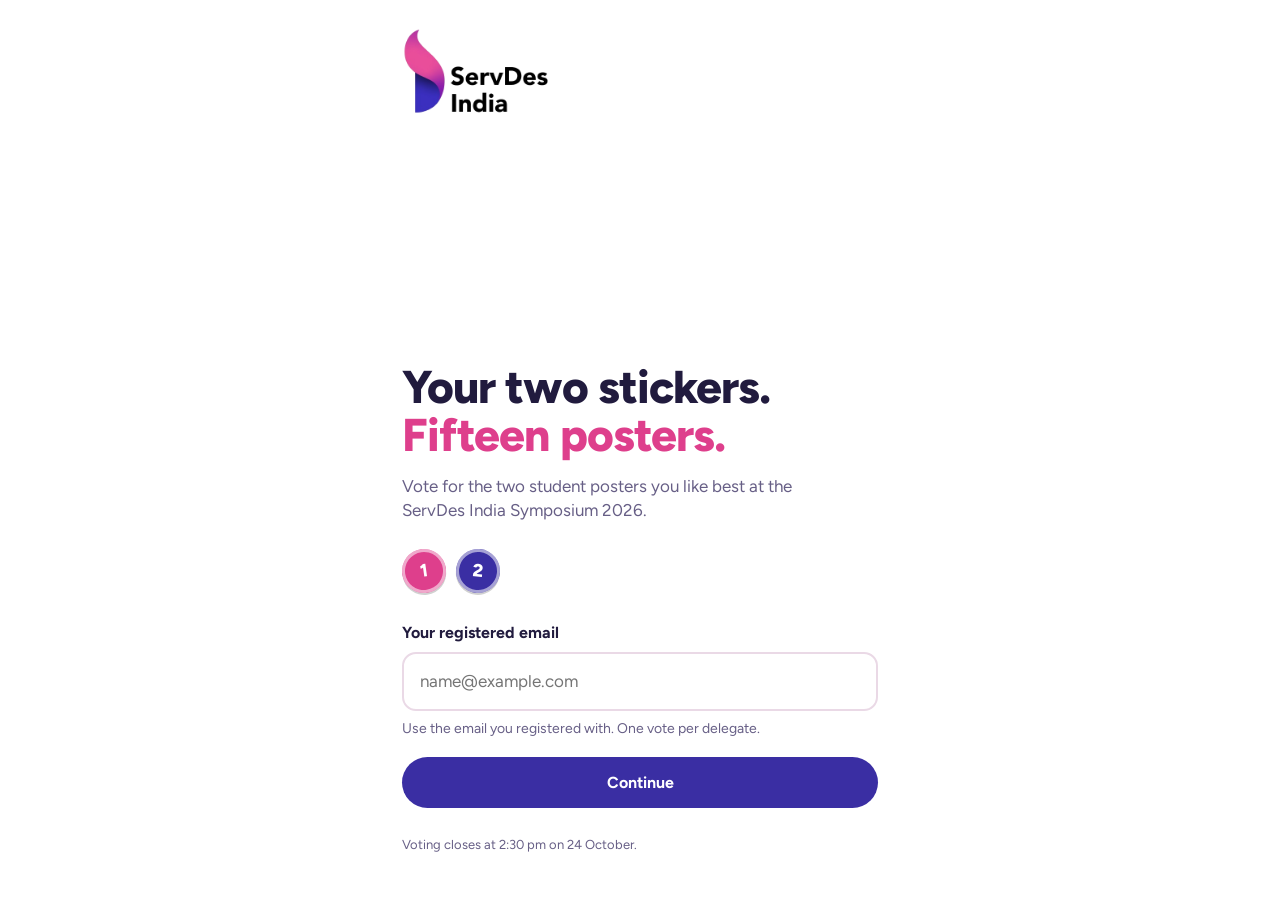
<file: index.html>
<!DOCTYPE html>
<html lang="en">
<head>
<meta charset="utf-8">
<meta name="viewport" content="width=device-width, initial-scale=1, viewport-fit=cover">
<title>Poster voting – ServDes India Symposium 2026</title>
<link rel="preconnect" href="https://fonts.googleapis.com">
<link rel="preconnect" href="https://fonts.gstatic.com" crossorigin>
<link href="https://fonts.googleapis.com/css2?family=Figtree:wght@400;500;700;800&display=swap" rel="stylesheet">
<link rel="stylesheet" href="style.css">
<style>
/* ---------- sign-in ---------- */
.gate{min-height:100svh;display:flex;flex-direction:column;padding:28px 22px 32px;max-width:520px;margin:0 auto}
.gate .logo{width:150px;margin-bottom:auto}
.gate h1{font-size:clamp(34px,9vw,46px);line-height:1.04;letter-spacing:-.02em;margin:48px 0 14px;font-weight:800}
.gate h1 span{display:block;color:var(--magenta)}
.gate p.lede{color:var(--muted);font-size:17px;margin:0 0 26px;max-width:36ch}
.gate .stickers-demo{display:flex;gap:10px;margin-bottom:28px}
.gate .stickers-demo .sticker:first-child{transform:rotate(-8deg)}
.gate .stickers-demo .sticker:last-child{transform:rotate(6deg)}
.field label{display:block;font-weight:700;margin-bottom:8px}
.field input{
  width:100%;padding:15px 16px;border:2px solid var(--line);border-radius:14px;background:#fff;font-size:17px;
}
.field input:focus{border-color:var(--indigo);outline:none}
.field .hint{font-size:14px;color:var(--muted);margin-top:8px}
.gate .btn{width:100%;margin-top:18px}
.msg{margin-top:14px;padding:12px 14px;border-radius:12px;font-size:15px}
.msg.err{background:#FDECEA;color:var(--err)}
.msg.ok{background:#E7F5EE;color:var(--ok)}
.gate .foot{margin-top:28px;font-size:13px;color:var(--muted)}

/* ---------- gallery ---------- */
.bar{
  position:sticky;top:0;z-index:20;background:rgba(255,255,255,.94);backdrop-filter:blur(8px);
  border-bottom:1px solid var(--line);padding:calc(env(safe-area-inset-top,0px) + 10px) 16px 10px;
  display:flex;align-items:center;gap:12px;
}
.bar .who{flex:1;min-width:0}
.bar .who b{display:block;font-size:16px;white-space:nowrap;overflow:hidden;text-overflow:ellipsis}
.bar .who small{color:var(--muted);font-size:13px}
.tray{display:flex;gap:6px}
.tray .sticker{width:34px;height:34px;font-size:14px}
.intro{padding:18px 16px 6px;max-width:1100px;margin:0 auto}
.intro h2{margin:0 0 4px;font-size:22px;letter-spacing:-.01em}
.intro p{margin:0;color:var(--muted)}
.grid{
  display:grid;grid-template-columns:repeat(2,minmax(0,1fr));gap:14px;
  padding:14px 16px 130px;max-width:1100px;margin:0 auto;
}
@media (min-width:700px){.grid{grid-template-columns:repeat(3,1fr);gap:20px}}
@media (min-width:1000px){.grid{grid-template-columns:repeat(5,1fr)}}
.card{position:relative;background:none;border:0;padding:0;text-align:left;display:flex;flex-direction:column}
.thumb{
  position:relative;border-radius:10px;overflow:hidden;background:var(--wash);
  aspect-ratio:1684/2384;box-shadow:0 0 0 1px var(--line);
}
.thumb img{width:100%;height:100%;object-fit:cover}
.card.picked .thumb{box-shadow:0 0 0 3px var(--pick,var(--magenta))}
.num{
  position:absolute;left:8px;top:8px;background:rgba(33,27,62,.82);color:#fff;
  font-size:12px;font-weight:700;padding:3px 8px;border-radius:999px;
}
.card .stuck{position:absolute;right:-6px;top:-8px;transform:rotate(9deg) scale(.6);opacity:0;transition:transform .25s cubic-bezier(.3,1.6,.5,1),opacity .15s}
.card.picked .stuck{transform:rotate(9deg) scale(1);opacity:1}
.meta{padding:8px 2px 0}
.meta .team{font-weight:800;font-size:15px}
.meta .title{font-size:13px;color:var(--muted);display:-webkit-box;-webkit-line-clamp:2;-webkit-box-orient:vertical;overflow:hidden}
.place{
  margin-top:8px;border:2px solid var(--line);background:#fff;border-radius:999px;
  padding:9px 10px;font-weight:700;font-size:14px;min-height:42px;
}
.card.picked .place{background:var(--wash);border-color:transparent}

.dock{
  position:fixed;left:0;right:0;bottom:0;z-index:30;
  padding:12px 16px calc(env(safe-area-inset-bottom,0px) + 12px);
  background:#fff;border-top:1px solid var(--line);
  display:flex;align-items:center;gap:12px;
}
.dock .status{flex:1;font-size:14px;color:var(--muted)}
.dock .status b{color:var(--ink)}
.dock .btn{flex:none}

/* ---------- viewer ---------- */
.viewer{position:fixed;inset:0;z-index:50;background:#16122C;display:flex;flex-direction:column}
.viewer header,.viewer footer{display:flex;align-items:center;gap:10px;padding:10px 12px;color:#fff}
.viewer header{padding-top:calc(env(safe-area-inset-top,0px) + 10px)}
.viewer header .t{flex:1;min-width:0}
.viewer header .t b{display:block;white-space:nowrap;overflow:hidden;text-overflow:ellipsis}
.viewer header .t small{opacity:.7}
.viewer .stage{flex:1;overflow:auto;-webkit-overflow-scrolling:touch;display:flex}
.viewer .stage img{margin:auto;max-height:100%;max-width:100%;object-fit:contain;transition:none}
.viewer .stage.zoom img{max-height:none;max-width:none;width:240%}
.viewer footer{padding-bottom:calc(env(safe-area-inset-bottom,0px) + 12px)}
.icon{background:rgba(255,255,255,.12);border:0;color:#fff;width:46px;height:46px;border-radius:50%;font-size:20px;flex:none}
.viewer footer .btn{flex:1}
.viewer .hintz{color:rgba(255,255,255,.65);font-size:12px;text-align:center;padding:0 0 4px}

/* ---------- confirm & done ---------- */
.sheet{position:fixed;inset:0;z-index:60;background:rgba(22,18,44,.55);display:flex;align-items:flex-end;justify-content:center}
.sheet .panel{background:#fff;width:100%;max-width:520px;border-radius:22px 22px 0 0;padding:22px 20px calc(env(safe-area-inset-bottom,0px) + 20px)}
.sheet h3{margin:0 0 14px;font-size:22px}
.pick-row{display:flex;gap:12px;align-items:center;padding:10px 0;border-top:1px solid var(--line)}
.pick-row img{width:48px;border-radius:6px;box-shadow:0 0 0 1px var(--line)}
.pick-row > div:last-child{flex:1;min-width:0}
.pick-row b{display:block}
.pick-row small{color:var(--muted);display:-webkit-box;-webkit-line-clamp:1;-webkit-box-orient:vertical;overflow:hidden}
.sheet .actions{display:flex;gap:10px;margin-top:16px}
.sheet .actions .btn{flex:1}

.done{min-height:100svh;display:flex;flex-direction:column;justify-content:center;padding:32px 24px;max-width:520px;margin:0 auto;text-align:left}
.done .board{display:flex;gap:14px;margin-bottom:26px}
.done .board .p{position:relative;width:110px}
.done .board .p img{border-radius:8px;box-shadow:0 0 0 1px var(--line)}
.done .board .p .sticker{position:absolute;right:-10px;top:-10px;transform:rotate(9deg)}
.done h1{font-size:36px;line-height:1.05;margin:0 0 12px;letter-spacing:-.02em}
.done p{color:var(--muted);font-size:17px;margin:0 0 8px}
</style>
</head>
<body>

<!-- Sign-in -->
<section class="gate" id="gate">
  <img class="logo" src="assets/servdes-logo.png" alt="ServDes India">
  <h1>Your two stickers.<span>Fifteen posters.</span></h1>
  <p class="lede">Vote for the two student posters you like best at the ServDes India Symposium 2026.</p>
  <div class="stickers-demo" aria-hidden="true"><div class="sticker s1">1</div><div class="sticker s2">2</div></div>
  <form id="gateForm" novalidate>
    <div class="field">
      <label for="email">Your registered email</label>
      <input id="email" type="email" inputmode="email" autocomplete="email" autocapitalize="off" spellcheck="false" placeholder="name@example.com" required>
      <div class="hint">Use the email you registered with. One vote per delegate.</div>
    </div>
    <button class="btn" id="gateBtn" type="submit">Continue</button>
    <div class="msg hidden" id="gateMsg" role="alert"></div>
  </form>
  <p class="foot" id="closeNote"></p>
</section>

<!-- Gallery -->
<section id="gallery" class="hidden">
  <div class="bar">
    <div class="who"><b id="hello">Hi</b><small>Tap a poster to see it full size</small></div>
    <div class="tray" id="tray" aria-label="Your stickers"></div>
  </div>
  <div class="intro">
    <h2>Place your two stickers</h2>
    <p>Pick the two posters you like best. You can move a sticker until you submit.</p>
  </div>
  <div class="grid" id="grid"></div>
  <div class="dock">
    <div class="status" id="dockStatus"></div>
    <button class="btn magenta" id="reviewBtn" disabled>Submit votes</button>
  </div>
</section>

<!-- Full-size viewer -->
<div class="viewer hidden" id="viewer" role="dialog" aria-modal="true" aria-labelledby="vTeam">
  <header>
    <div class="t"><b id="vTeam"></b><small id="vNum"></small></div>
    <button class="icon" id="vClose" aria-label="Close">✕</button>
  </header>
  <div class="stage" id="vStage"><img id="vImg" alt=""></div>
  <div class="hintz">Double-tap to zoom</div>
  <footer>
    <button class="icon" id="vPrev" aria-label="Previous poster">‹</button>
    <button class="btn" id="vPlace">Place sticker</button>
    <button class="icon" id="vNext" aria-label="Next poster">›</button>
  </footer>
</div>

<!-- Confirm -->
<div class="sheet hidden" id="confirm" role="dialog" aria-modal="true" aria-labelledby="cTitle">
  <div class="panel">
    <h3 id="cTitle">Submit these two?</h3>
    <div id="cList"></div>
    <div class="msg hidden" id="cMsg" role="alert"></div>
    <div class="actions">
      <button class="btn secondary" id="cBack">Change</button>
      <button class="btn magenta" id="cSend">Submit votes</button>
    </div>
  </div>
</div>

<!-- Done -->
<section class="done hidden" id="done">
  <div class="board" id="doneBoard"></div>
  <h1 id="doneTitle">Your votes are in.</h1>
  <p id="doneText">Thank you for voting. Winners will be announced at the Awards and Recognition Ceremony at 4:00 PM in VKS 003.</p>
  <p style="margin-top:22px"><button class="btn secondary" id="another">Vote with another email</button></p>
</section>

<script src="config.js"></script>
<script src="posters.js"></script>
<script>
(function(){
  const C = window.VOTE_CONFIG, P = window.POSTERS, N = C.VOTES_PER_PERSON;
  const $ = id => document.getElementById(id);
  const state = { email:"", name:"", picks:[], view:0 };
  const byId = Object.fromEntries(P.map(p => [p.id, p]));

  const closeAt = new Date(C.CLOSE_AT);
  $("closeNote").textContent = "Voting closes at " + closeAt.toLocaleTimeString("en-IN",{hour:"numeric",minute:"2-digit",timeZone:"Asia/Kolkata"}) + " on 24 October.";

  const ERRORS = {
    missing_email: "Enter your registered email to continue.",
    not_registered: "This email isn't on the delegate list. Check the spelling, or ask at the registration desk to be added.",
    already_voted: "This email has already voted. Thank you for taking part.",
    closed: "Voting closed at 2:30 PM. Results will be announced at 4:00 PM.",
    bad_choices: "Pick exactly two different posters, then submit again.",
    network: "Couldn't reach the voting server. Check your internet connection and try again."
  };

  async function api(body){
    try{
      const q = new URLSearchParams({ action: body.action, email: body.email || "" });
      if(body.choices) q.set("choices", body.choices.join(","));
      const r = await fetch(C.API_URL + "?" + q.toString());
      return await r.json();
    }catch(e){ return { ok:false, error:"network" }; }
  }
  function show(el, text, kind){ el.textContent = text; el.className = "msg " + kind; }

  // already voted on this phone?
  try{
    const prev = JSON.parse(localStorage.getItem("servdes-voted") || "null");
    if(prev && prev.picks) { state.name = prev.name; state.picks = prev.picks; finish(true); }
  }catch(e){}

  /* ---- sign-in ---- */
  $("gateForm").addEventListener("submit", async e => {
    e.preventDefault();
    const email = $("email").value.trim().toLowerCase();
    const msg = $("gateMsg");
    if(!/^\S+@\S+\.\S+$/.test(email)){ show(msg, "Enter a valid email address, like name@example.com.", "err"); return; }
    $("gateBtn").disabled = true; $("gateBtn").textContent = "Checking…"; msg.className = "msg hidden";
    const res = await api({ action:"check", email });
    $("gateBtn").disabled = false; $("gateBtn").textContent = "Continue";
    if(!res.ok){ show(msg, ERRORS[res.error] || ERRORS.network, res.error === "already_voted" ? "ok" : "err"); return; }
    state.email = email; state.name = res.name || "";
    $("hello").textContent = state.name ? "Hi " + state.name.split(" ")[0] : "Hi there";
    $("gate").classList.add("hidden"); $("gallery").classList.remove("hidden");
    window.scrollTo(0,0);
  });

  /* ---- gallery ---- */
  const grid = $("grid");
  P.forEach((p, i) => {
    const card = document.createElement("div");
    card.className = "card"; card.dataset.id = p.id;
    card.innerHTML = `
      <button class="thumb" style="border:0;padding:0" aria-label="View ${p.team} poster full size">
        <img loading="lazy" src="posters/${p.id}-thumb.jpg" alt="">
        <span class="num">${p.id.replace("P","")}</span>
      </button>
      <div class="sticker s1 stuck" aria-hidden="true"></div>
      <div class="meta"><div class="team">${p.team}</div><div class="title">${p.title}</div></div>
      <button class="place">Place sticker</button>`;
    card.querySelector(".thumb").addEventListener("click", () => openViewer(i));
    card.querySelector(".place").addEventListener("click", () => toggle(p.id));
    grid.appendChild(card);
  });

  function toggle(id){
    const at = state.picks.indexOf(id);
    if(at > -1) state.picks.splice(at,1);
    else if(state.picks.length < N) state.picks.push(id);
    else { nudgeTray(); return false; }
    render(); return true;
  }
  function nudgeTray(){
    $("dockStatus").innerHTML = "<b>Both stickers placed.</b> Remove one to move it.";
    const t = $("tray"); t.animate([{transform:"translateX(0)"},{transform:"translateX(-6px)"},{transform:"translateX(6px)"},{transform:"translateX(0)"}],{duration:260});
  }
  function render(){
    document.querySelectorAll(".card").forEach(card => {
      const k = state.picks.indexOf(card.dataset.id);
      const st = card.querySelector(".stuck"), btn = card.querySelector(".place");
      card.classList.toggle("picked", k > -1);
      if(k > -1){
        st.className = "sticker s" + (k+1) + " stuck"; st.textContent = k+1;
        card.style.setProperty("--pick", k === 0 ? "var(--magenta)" : "var(--indigo)");
        btn.textContent = "Remove sticker";
      } else btn.textContent = "Place sticker";
    });
    const tray = $("tray"); tray.innerHTML = "";
    for(let i=0;i<N;i++){
      const used = i < state.picks.length;
      const s = document.createElement("div");
      s.className = "sticker " + (used ? "empty" : "s"+(i+1)); s.textContent = i+1;
      tray.appendChild(s);
    }
    const left = N - state.picks.length;
    $("dockStatus").innerHTML = left === 0 ? "<b>Both stickers placed.</b> Ready to submit." :
      `<b>${left} sticker${left>1?"s":""} left</b> to place`;
    $("reviewBtn").disabled = left !== 0;
    if(!$("viewer").classList.contains("hidden")) syncViewerBtn();
  }

  /* ---- viewer ---- */
  function openViewer(i){
    state.view = i; paintViewer();
    $("viewer").classList.remove("hidden"); document.body.style.overflow = "hidden";
    $("vClose").focus();
  }
  function paintViewer(){
    const p = P[state.view];
    $("vStage").classList.remove("zoom"); $("vStage").scrollTo(0,0);
    $("vImg").src = `posters/${p.id}.jpg`; $("vImg").alt = p.title;
    $("vTeam").textContent = p.team; $("vNum").textContent = "Poster " + p.id.replace("P","") + " of " + P.length;
    syncViewerBtn();
  }
  function syncViewerBtn(){
    const id = P[state.view].id, k = state.picks.indexOf(id);
    const b = $("vPlace");
    if(k > -1){ b.textContent = "Remove sticker " + (k+1); b.className = "btn secondary"; b.disabled = false; }
    else if(state.picks.length >= N){ b.textContent = "Both stickers placed"; b.className = "btn"; b.disabled = true; }
    else { b.textContent = "Place sticker " + (state.picks.length+1); b.className = "btn " + (state.picks.length ? "" : "magenta"); b.disabled = false; }
  }
  function closeViewer(){ $("viewer").classList.add("hidden"); document.body.style.overflow = ""; }
  $("vClose").onclick = closeViewer;
  $("vPrev").onclick = () => { state.view = (state.view - 1 + P.length) % P.length; paintViewer(); };
  $("vNext").onclick = () => { state.view = (state.view + 1) % P.length; paintViewer(); };
  $("vPlace").onclick = () => toggle(P[state.view].id);
  let lastTap = 0;
  $("vStage").addEventListener("click", e => {
    const now = Date.now();
    if(now - lastTap < 320){
      const st = $("vStage"), zoom = !st.classList.contains("zoom");
      st.classList.toggle("zoom", zoom);
      if(zoom){ const r = st.getBoundingClientRect(); const fx = (e.clientX - r.left)/r.width, fy = (e.clientY - r.top)/r.height;
        requestAnimationFrame(() => st.scrollTo(fx*(st.scrollWidth - r.width), fy*(st.scrollHeight - r.height))); }
    }
    lastTap = now;
  });
  document.addEventListener("keydown", e => {
    if($("viewer").classList.contains("hidden")) return;
    if(e.key === "Escape") closeViewer();
    if(e.key === "ArrowLeft") $("vPrev").click();
    if(e.key === "ArrowRight") $("vNext").click();
  });

  /* ---- confirm & submit ---- */
  $("reviewBtn").onclick = () => {
    $("cList").innerHTML = state.picks.map((id,k) => `
      <div class="pick-row"><div class="sticker s${k+1}">${k+1}</div>
      <img src="posters/${id}-thumb.jpg" alt=""><div><b>${byId[id].team}</b><small>${byId[id].title}</small></div></div>`).join("");
    $("cMsg").className = "msg hidden";
    $("confirm").classList.remove("hidden"); $("cSend").focus();
  };
  $("cBack").onclick = () => $("confirm").classList.add("hidden");
  $("cSend").onclick = async () => {
    const b = $("cSend"); b.disabled = true; b.textContent = "Submitting…";
    const res = await api({ action:"vote", email: state.email, choices: state.picks });
    b.disabled = false; b.textContent = "Submit votes";
    if(!res.ok){ show($("cMsg"), ERRORS[res.error] || ERRORS.network, "err"); return; }
    try{ localStorage.setItem("servdes-voted", JSON.stringify({ name: state.name, picks: state.picks })); }catch(e){}
    $("confirm").classList.add("hidden");
    finish(false);
  };

  function finish(returning){
    $("gate").classList.add("hidden"); $("gallery").classList.add("hidden");
    $("doneBoard").innerHTML = state.picks.map((id,k) => byId[id] ? `
      <div class="p"><img src="posters/${id}-thumb.jpg" alt="${byId[id].team}"><div class="sticker s${k+1}">${k+1}</div></div>` : "").join("");
    if(state.name) $("doneTitle").textContent = "Thank you, " + state.name.split(" ")[0] + ". Your votes are in.";
    if(returning) $("doneText").textContent = "You've already voted from this phone. Winners will be announced at the Awards and Recognition Ceremony at 4:00 PM in VKS 003.";
    $("done").classList.remove("hidden"); window.scrollTo(0,0);
  }

  $("another").onclick = () => {
    try{ localStorage.removeItem("servdes-voted"); }catch(e){}
    state.email = ""; state.name = ""; state.picks = []; render();
    $("email").value = ""; $("gateMsg").className = "msg hidden";
    $("done").classList.add("hidden"); $("gate").classList.remove("hidden"); $("email").focus();
  };

  render();
})();
</script>
</body>
</html>
</file>
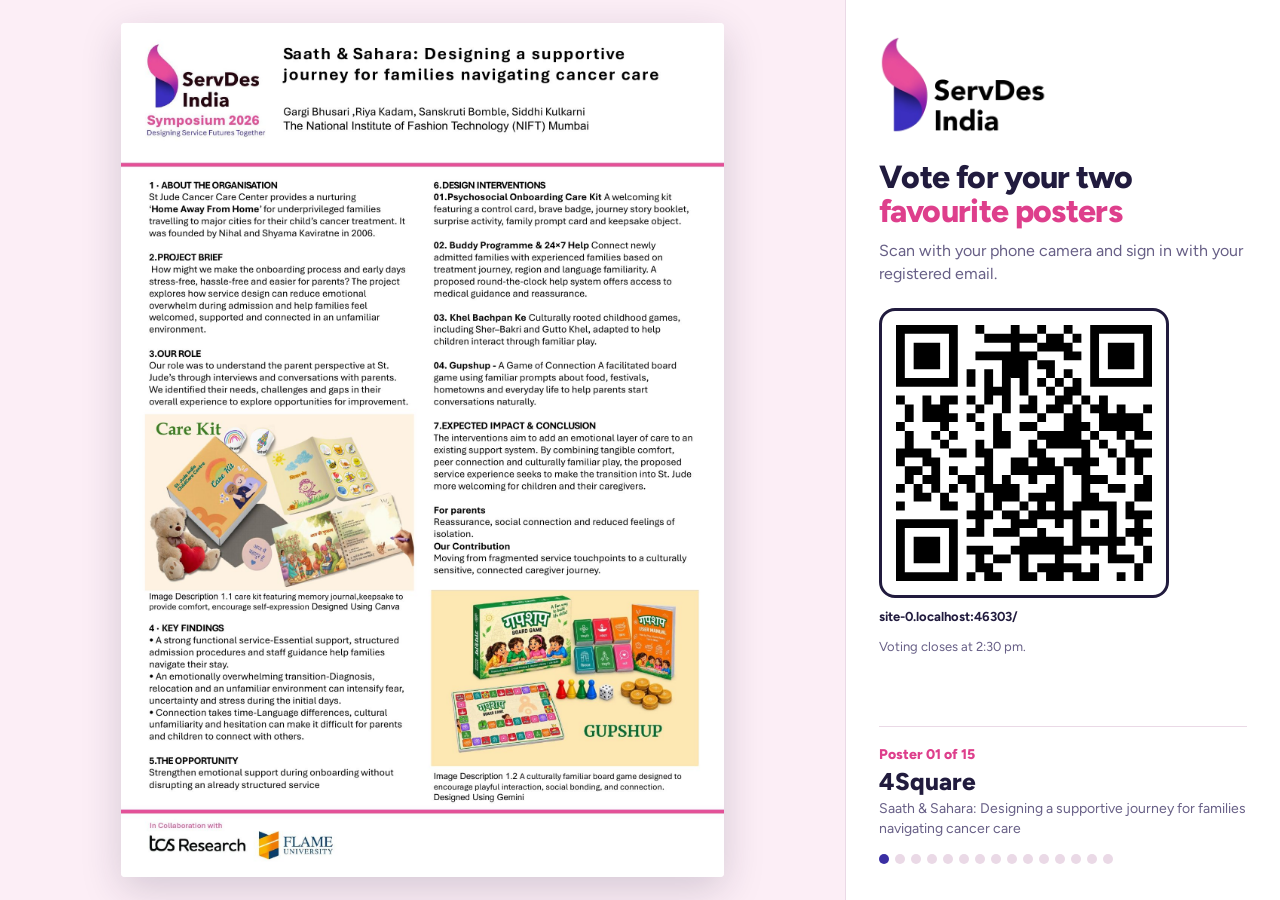
<file: display.html>
<!DOCTYPE html>
<html lang="en">
<head>
<meta charset="utf-8">
<meta name="viewport" content="width=device-width, initial-scale=1">
<title>Poster exhibition – ServDes India Symposium 2026</title>
<link rel="preconnect" href="https://fonts.googleapis.com">
<link rel="preconnect" href="https://fonts.gstatic.com" crossorigin>
<link href="https://fonts.googleapis.com/css2?family=Figtree:wght@400;500;700;800&display=swap" rel="stylesheet">
<link rel="stylesheet" href="style.css">
<style>
html,body{height:100%;overflow:hidden}
.wrap{height:100vh;display:grid;grid-template-rows:100vh;grid-template-columns:minmax(0,1fr) minmax(300px,34vw);background:var(--wash)}
.stage{position:relative;min-height:0;display:flex;align-items:center;justify-content:center;padding:2.5vh 2vw}
.stage img{max-height:95vh;max-width:100%;box-shadow:0 12px 40px rgba(33,27,62,.18);border-radius:4px;background:#fff;transition:opacity .5s}
.stage img.fade{opacity:0}
.side{background:#fff;display:flex;flex-direction:column;min-height:0;overflow:hidden;padding:4vh 2.6vw;border-left:1px solid var(--line)}
.side .logo{width:min(170px,50%)}
.side h1{font-size:clamp(24px,2.5vw,44px);line-height:1.04;letter-spacing:-.02em;margin:3vh 0 1.2vh;font-weight:800}
.side h1 span{display:block;color:var(--magenta)}
.side p{color:var(--muted);font-size:clamp(15px,1.25vw,20px);margin:0}
.qr{margin:2.5vh 0 1.2vh;padding:14px;background:#fff;border:3px solid var(--ink);border-radius:16px;align-self:flex-start}
.qr svg{display:block;width:min(20vw,30vh);height:auto}
.url{font-weight:700;font-size:clamp(13px,1vw,16px);word-break:break-all}
.now{margin-top:auto;border-top:1px solid var(--line);padding-top:2vh}
.now .n{font-weight:800;color:var(--magenta);font-size:clamp(14px,1.1vw,18px)}
.now .team{font-weight:800;font-size:clamp(20px,1.9vw,32px);line-height:1.1;margin:.4vh 0}
.now .title{color:var(--muted);font-size:clamp(14px,1.05vw,18px)}
.dots{display:flex;gap:6px;margin-top:1.6vh;flex-wrap:wrap}
.dots i{width:10px;height:10px;border-radius:50%;background:var(--line)}
.dots i.on{background:var(--indigo)}
.closes{font-size:clamp(13px,.95vw,16px);color:var(--muted);margin-top:1.2vh}
@media (max-aspect-ratio:1/1){
  .wrap{grid-template-columns:1fr;grid-template-rows:minmax(0,1fr) auto}
  .side{border-left:0;border-top:1px solid var(--line);display:grid;grid-template-columns:auto 1fr;gap:0 24px;padding:2vh 4vw}
  .side .logo,.side h1,.side p,.now{grid-column:2}
  .qr{grid-row:1 / span 5;margin:0;align-self:center}
  .qr svg{width:22vh}
}
</style>
</head>
<body>
<div class="wrap">
  <div class="stage"><img id="img" alt=""></div>
  <aside class="side">
    <img class="logo" src="assets/servdes-logo.png" alt="ServDes India">
    <h1>Vote for your two<span>favourite posters</span></h1>
    <p>Scan with your phone camera and sign in with your registered email.</p>
    <div class="qr" id="qr"></div>
    <div class="url" id="url"></div>
    <div class="closes" id="closes"></div>
    <div class="now">
      <div class="n" id="n"></div>
      <div class="team" id="team"></div>
      <div class="title" id="title"></div>
      <div class="dots" id="dots"></div>
    </div>
  </aside>
</div>
<script src="vendor/qrcode-generator.js"></script>
<script src="config.js"></script>
<script src="posters.js"></script>
<script>
(function(){
  const P = window.POSTERS, SECONDS = Number(new URLSearchParams(location.search).get("s")) || 10;
  const voteUrl = new URL("./", location.href).href;
  document.getElementById("url").textContent = voteUrl.replace(/^https?:\/\//,"");
  try{
    const q = qrcode(0, "M"); q.addData(voteUrl); q.make();
    document.getElementById("qr").innerHTML = q.createSvgTag({ cellSize: 8, margin: 0, scalable: true });
  }catch(e){ console.error(e); }
  const t = new Date(window.VOTE_CONFIG.CLOSE_AT).toLocaleTimeString("en-IN",{hour:"numeric",minute:"2-digit",timeZone:"Asia/Kolkata"});
  document.getElementById("closes").textContent = "Voting closes at " + t + ".";

  const dots = document.getElementById("dots");
  P.forEach(() => dots.appendChild(document.createElement("i")));
  P.forEach(p => { const im = new Image(); im.src = `posters/${p.id}.jpg`; }); // preload

  let i = 0, timer;
  const img = document.getElementById("img");
  function show(k){
    i = (k + P.length) % P.length; const p = P[i];
    img.classList.add("fade");
    setTimeout(() => {
      img.src = `posters/${p.id}.jpg`; img.alt = p.title;
      img.onload = () => img.classList.remove("fade");
    }, 400);
    document.getElementById("n").textContent = "Poster " + p.id.replace("P","") + " of " + P.length;
    document.getElementById("team").textContent = p.team;
    document.getElementById("title").textContent = p.title;
    [...dots.children].forEach((d,j) => d.classList.toggle("on", j === i));
  }
  function play(){ clearInterval(timer); timer = setInterval(() => show(i+1), SECONDS*1000); }
  document.addEventListener("keydown", e => {
    if(e.key === "ArrowRight"){ show(i+1); play(); }
    if(e.key === "ArrowLeft"){ show(i-1); play(); }
    if(e.key === "f"){ document.documentElement.requestFullscreen && document.documentElement.requestFullscreen(); }
  });
  show(0); play();
})();
</script>
</body>
</html>
</file>
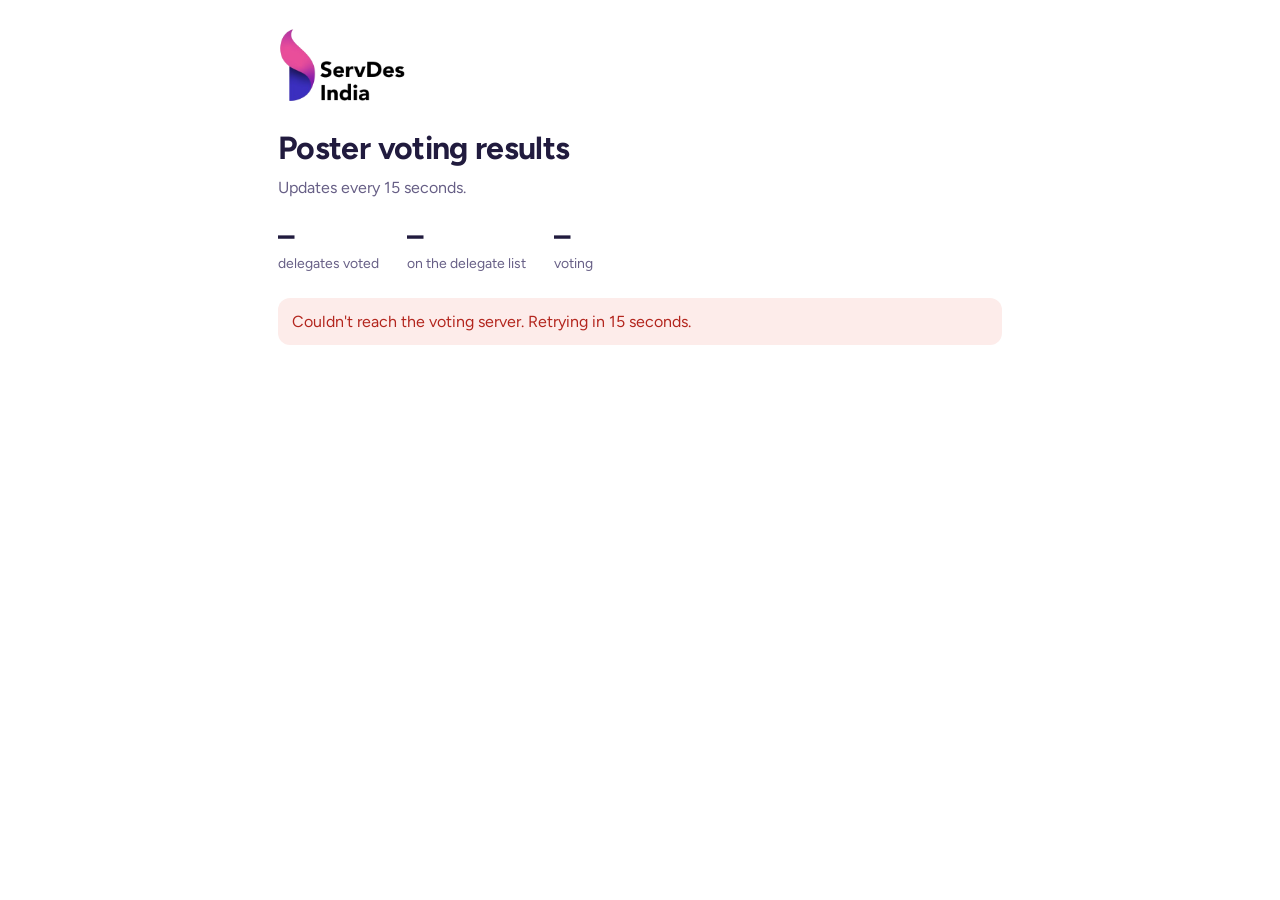
<file: results.html>
<!DOCTYPE html>
<html lang="en">
<head>
<meta charset="utf-8">
<meta name="viewport" content="width=device-width, initial-scale=1">
<meta name="robots" content="noindex">
<title>Results – Poster voting</title>
<link rel="preconnect" href="https://fonts.googleapis.com">
<link rel="preconnect" href="https://fonts.gstatic.com" crossorigin>
<link href="https://fonts.googleapis.com/css2?family=Figtree:wght@400;500;700;800&display=swap" rel="stylesheet">
<link rel="stylesheet" href="style.css">
<style>
main{max-width:760px;margin:0 auto;padding:28px 18px 60px}
.logo{width:130px}
h1{font-size:32px;letter-spacing:-.02em;margin:22px 0 4px}
.sub{color:var(--muted);margin:0 0 22px}
.stats{display:flex;gap:28px;margin-bottom:24px;flex-wrap:wrap}
.stats div b{display:block;font-size:30px;line-height:1}
.stats div span{color:var(--muted);font-size:14px}
.row{display:grid;grid-template-columns:28px 44px 1fr;gap:12px;align-items:center;padding:10px 0;border-top:1px solid var(--line)}
.row .rank{font-weight:800;color:var(--muted);text-align:right}
.row img{width:44px;border-radius:5px;box-shadow:0 0 0 1px var(--line)}
.row .name{display:flex;justify-content:space-between;gap:10px;font-weight:700}
.row .name small{color:var(--muted);font-weight:500}
.track{height:10px;background:var(--wash);border-radius:99px;margin-top:6px;overflow:hidden}
.fill{height:100%;background:var(--indigo);border-radius:99px;transition:width .6s}
.row.top .fill{background:var(--magenta)}
.row.top .rank{color:var(--magenta)}
.err{background:#FDECEA;color:var(--err);padding:12px 14px;border-radius:12px}
.updated{color:var(--muted);font-size:13px;margin-top:18px}
</style>
</head>
<body>
<main>
  <img class="logo" src="assets/servdes-logo.png" alt="ServDes India">
  <h1>Poster voting results</h1>
  <p class="sub" id="sub">Updates every 15 seconds.</p>
  <div class="stats">
    <div><b id="voters">–</b><span>delegates voted</span></div>
    <div><b id="delegates">–</b><span>on the delegate list</span></div>
    <div><b id="state">–</b><span>voting</span></div>
  </div>
  <div id="list"></div>
  <div class="updated" id="updated"></div>
</main>
<script src="config.js"></script>
<script src="posters.js"></script>
<script>
(function(){
  const key = new URLSearchParams(location.search).get("key") || "";
  const byId = Object.fromEntries(window.POSTERS.map(p => [p.id, p]));
  const list = document.getElementById("list");
  async function load(){
    let res;
    try{
      const r = await fetch(window.VOTE_CONFIG.API_URL + "?action=results&key=" + encodeURIComponent(key));
      res = await r.json();
    }catch(e){ res = { ok:false, error:"network" }; }
    if(!res.ok){
      list.innerHTML = `<div class="err">${res.error === "forbidden"
        ? "This results link needs the organiser key. Open results.html?key=YOUR_KEY."
        : "Couldn't reach the voting server. Retrying in 15 seconds."}</div>`;
      return;
    }
    document.getElementById("voters").textContent = res.voters;
    document.getElementById("delegates").textContent = res.delegates;
    document.getElementById("state").textContent = res.open ? "Open" : "Closed";
    const rows = Object.entries(res.counts).sort((a,b) => b[1]-a[1] || a[0].localeCompare(b[0]));
    const max = Math.max(1, ...rows.map(r => r[1]));
    let rank = 0, prev = null;
    list.innerHTML = rows.map(([id,n],i) => {
      if(n !== prev){ rank = i+1; prev = n; }
      const p = byId[id] || { team:id, title:"" };
      return `<div class="row ${rank<=3 && n>0 ? "top" : ""}">
        <div class="rank">${rank}</div>
        <img src="posters/${id}-thumb.jpg" alt="">
        <div><div class="name"><span>${p.team} <small>· ${id}</small></span><span>${n}</span></div>
        <div class="track"><div class="fill" style="width:${n/max*100}%"></div></div></div></div>`;
    }).join("");
    document.getElementById("updated").textContent = "Last updated " + new Date().toLocaleTimeString("en-IN");
  }
  load(); setInterval(load, 15000);
})();
</script>
</body>
</html>
</file>
<file: style.css>
:root{
  --magenta:#DE3F8C;
  --magenta-deep:#B82A70;
  --indigo:#3A2EA3;
  --wash:#FCEEF6;
  --ink:#211B3E;
  --muted:#675F86;
  --line:#EAD9E6;
  --paper:#FFFFFF;
  --ok:#1D7A53;
  --err:#B3261E;
  color-scheme: light;
}
*{box-sizing:border-box}
html,body{margin:0}
body{
  font-family:"Figtree",system-ui,-apple-system,"Segoe UI",Roboto,sans-serif;
  color:var(--ink);background:var(--paper);
  -webkit-font-smoothing:antialiased;line-height:1.45;
  padding-bottom:env(safe-area-inset-bottom,0px);
}
button,input{font:inherit;color:inherit}
button{cursor:pointer}
:focus-visible{outline:3px solid var(--indigo);outline-offset:2px}
img{max-width:100%;display:block}
.hidden{display:none !important}

/* stickers */
.sticker{
  width:44px;height:44px;border-radius:50%;
  display:grid;place-items:center;
  font-weight:800;font-size:18px;color:#fff;
  box-shadow:0 2px 0 rgba(0,0,0,.18), inset 0 0 0 3px rgba(255,255,255,.55);
  flex:none;
}
.sticker.s1{background:var(--magenta)}
.sticker.s2{background:var(--indigo)}
.sticker.empty{background:transparent;box-shadow:none;border:2px dashed #CDB9CB;color:#CDB9CB}

.btn{
  border:0;border-radius:999px;padding:14px 22px;font-weight:700;
  background:var(--indigo);color:#fff;min-height:48px;
}
.btn:disabled{background:#CFC9E3;color:#fff;cursor:not-allowed}
.btn.secondary{background:var(--wash);color:var(--ink)}
.btn.magenta{background:var(--magenta)}
@media (prefers-reduced-motion: reduce){*{animation:none !important;transition:none !important}}
</file>
